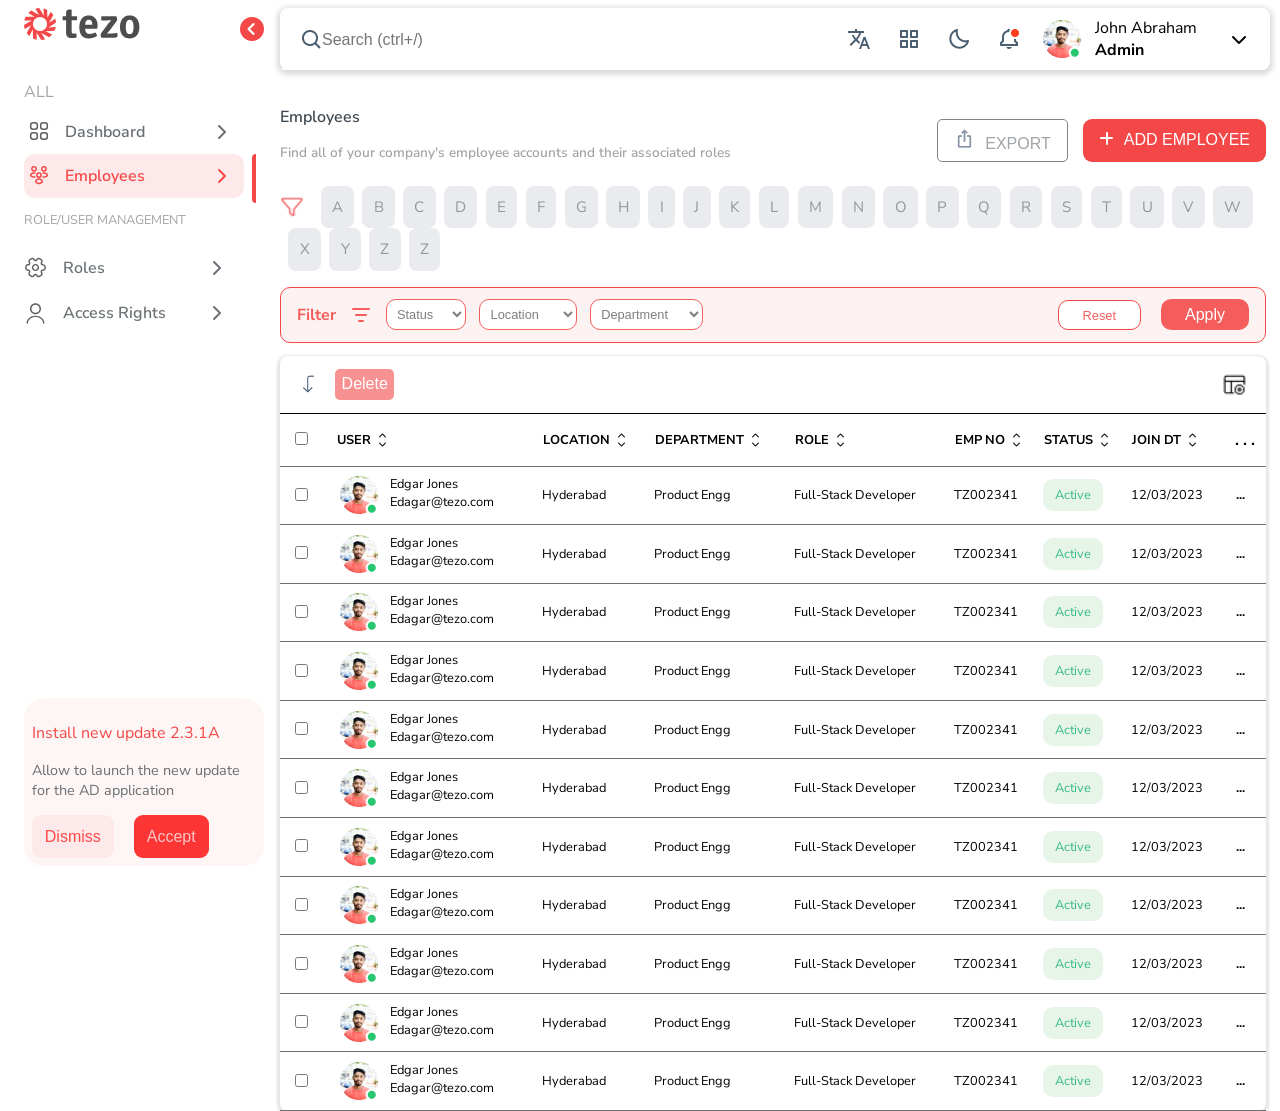
<file: pages/index.html>
<!DOCTYPE html>
<html lang="en">
  <head>
    <meta charset="UTF-8" />
    <meta name="viewport" content="width=device-width, initial-scale=1.0" />
    <link rel="stylesheet" href="../styles/index.css" />
    <title>Tezo</title>
  </head>
  <body>
    <div class="container">
      <!-- Sidebar Section Starts -->
      <aside class="sidebar">
        <!-- icon section starts -->
        <div class="logo">
          <img src="../images/tezoLogo.svg" alt="Logo image" />
        </div>
        <!-- icon section ends -->

        <!-- sidenav-content starts -->
        <div class="sidenav-content">
          <div>
            <!-- dashboard items section starts -->
            <section class="sidenav-all">
              <p>ALL</p>
              <div class="sidenav-all-dashboard">
                <div class="all-dashboard-item">
                  <div>
                    <img src="../images/dashboard.svg" alt="dashboard image" />
                    <p>Dashboard</p>
                  </div>
                </div>
              </div>

              <div class="sidenav-all-employee">
                <div class="all-employees-item">
                  <div>
                    <img
                      src="../images/employees-colored.svg"
                      alt="employees image"
                    />
                    <p>Employees</p>
                  </div>
                </div>
              </div>
            </section>
            <!-- dashboard items section ends  -->

            <!-- sidenav-role section starts -->
            <section class="sidenav-role">
              <p>ROLE/USER MANAGEMENT</p>
              <a href="../pages/roles.html">
                <div class="user-roles">
                  <img src="../images/roles-homepage.svg" alt="roles image" />
                  <p>Roles</p>
                </div>
              </a>
              <div class="user-roles">
                <img src="../images/access-rights.svg" alt="user roles image" />
                <p>Access Rights</p>
              </div>
            </section>
            <!-- sidenav-role section ends-->
          </div>

          <!-- Update section starts -->
          <section class="sidenav-update">
            <p>Install new update 2.3.1A</p>
            <p class="update-description">
              Allow to launch the new update for the AD application
            </p>
            <div>
              <button>Dismiss</button>
              <button>Accept</button>
            </div>
          </section>
          <!-- Update section ends -->
        </div>
        <!-- sidenav-content ends -->
      </aside>
      <!-- Sidebar section ends -->

      <!-- Main section starts -->
      <main>
        <!-- header Section starts -->
        <header>
          <div class="header-search-bar">
            <input type="text" placeholder="Search (ctrl+/)" />
          </div>
          <div class="header-icons">
            <img src="../images/language.png" alt="language image" />
            <img src="../images/mode.png" alt="view image" />
            <img src="../images/theme.png" alt="theme image" />
            <img src="../images/notification.png" alt="notofications image" />
            <img src="../images/admin.png" alt="admin image" />
            <div class="user-info">
              <p>John Abraham</p>
              <p class="role">Admin</p>
            </div>
          </div>
        </header>
        <!-- header Section ends -->

        <!-- Main content section starts -->
        <div class="main-content">
          <!-- Add employee section starts -->
          <section class="add-employee">
            <div>
              <h2>Employees</h2>
              <p>
                Find all of your company's employee accounts and their
                associated roles
              </p>
            </div>
            <div>
              <button class="export-btn">EXPORT</button>
              <button class="add-btn">ADD EMPLOYEE</button>
            </div>
          </section>
          <!-- Add employee section ends -->

          <!-- options section starts -->
          <section class="options">
            <img src="../images/filter.png" alt="filter icon" />
            <span tabindex="0">A</span>
            <span tabindex="0">B</span>
            <span tabindex="0">C</span>
            <span tabindex="0">D</span>
            <span tabindex="0">E</span>
            <span tabindex="0">F</span>
            <span tabindex="0">G</span>
            <span tabindex="0">H</span>
            <span tabindex="0">I</span>
            <span tabindex="0">J</span>
            <span tabindex="0">K</span>
            <span tabindex="0">L</span>
            <span tabindex="0">M</span>
            <span tabindex="0">N</span>
            <span tabindex="0">O</span>
            <span tabindex="0">P</span>
            <span tabindex="0">Q</span>
            <span tabindex="0">R</span>
            <span tabindex="0">S</span>
            <span tabindex="0">T</span>
            <span tabindex="0">U</span>
            <span tabindex="0">V</span>
            <span tabindex="0">W</span>
            <span tabindex="0">X</span>
            <span tabindex="0">Y</span>
            <span tabindex="0">Z</span>
            <span tabindex="0">Z</span>
          </section>
          <!-- options section ends -->

          <!-- filter section starts -->
          <section class="filter">
            <div class="filter-options">
              <p>Filter</p>
              <img src="../images/sort-descending.png" alt="sorting icon" />

              <select name="status">
                <option value="Active">Status</option>
                <option value="Active">Active</option>
                <option value="InActive">InActive</option>
              </select>

              <select name="Location">
                <option value="Active">Location</option>
                <option value="Active">Hyderabad</option>
                <option value="InActive">Seatle</option>
              </select>

              <select name="Department">
                <option value="InActive">Department</option>
                <option value="Active">Product Engg</option>
                <option value="InActive">UIUX</option>
              </select>
            </div>
            <div>
              <button class="reset-btn">Reset</button>
              <button class="apply-btn">Apply</button>
            </div>
          </section>
          <!-- filter section ends -->

          <!-- user-data section starts -->
          <section class="user-data">
            <div class="delete">
              <div>
                <img
                  src="../images/arrow-left-down.png"
                  alt="arrow-left-down"
                />
                <button>Delete</button>
              </div>
              <img src="../images/table-icon.png" alt="table icon" />
            </div>

            <div style="overflow-x: scroll">
              <table>
                <tr>
                  <td><input type="checkbox" /></td>
                  <th>
                    <div class="heading-wrapper">
                      <p>USER</p>
                      <div class="icon"></div>
                    </div>
                  </th>
                  <th>
                    <div class="heading-wrapper">
                      <p>LOCATION</p>
                      <div class="icon"></div>
                    </div>
                  </th>
                  <th>
                    <div class="heading-wrapper">
                      <p>DEPARTMENT</p>
                      <div class="icon"></div>
                    </div>
                  </th>
                  <th>
                    <div class="heading-wrapper">
                      <p>ROLE</p>
                      <div class="icon"></div>
                    </div>
                  </th>
                  <th>
                    <div class="heading-wrapper">
                      <p>EMP NO</p>
                      <div class="icon"></div>
                    </div>
                  </th>
                  <th>
                    <div class="heading-wrapper">
                      <p>STATUS</p>
                      <div class="icon"></div>
                    </div>
                  </th>
                  <th>
                    <div class="heading-wrapper">
                      <p>JOIN DT</p>
                      <div class="icon"></div>
                    </div>
                  </th>
                  <th>. . .</th>
                </tr>
                <tr>
                  <td><input type="checkbox" /></td>
                  <td>
                    <div class="user">
                      <img src="../images/admin.png" alt="user" />
                      <div class="user-details">
                        <p class="name">Edgar Jones</p>
                        <p class="mail">Edagar@tezo.com</p>
                      </div>
                    </div>
                  </td>
                  <td>Hyderabad</td>
                  <td>Product Engg</td>
                  <td>Full-Stack Developer</td>
                  <td>TZ002341</td>
                  <td class="apperance">
                    <p>Active</p>
                  </td>
                  <td>12/03/2023</td>
                  <td>...</td>
                </tr>
                <tr>
                  <td><input type="checkbox" /></td>
                  <td>
                    <div class="user">
                      <img src="../images/admin.png" alt="user" />
                      <div class="user-details">
                        <p class="name">Edgar Jones</p>
                        <p class="mail">Edagar@tezo.com</p>
                      </div>
                    </div>
                  </td>
                  <td>Hyderabad</td>
                  <td>Product Engg</td>
                  <td>Full-Stack Developer</td>
                  <td>TZ002341</td>
                  <td class="apperance">
                    <p>Active</p>
                  </td>
                  <td>12/03/2023</td>
                  <td>...</td>
                </tr>
                <tr>
                  <td><input type="checkbox" /></td>
                  <td>
                    <div class="user">
                      <img src="../images/admin.png" alt="user" />
                      <div class="user-details">
                        <p class="name">Edgar Jones</p>
                        <p class="mail">Edagar@tezo.com</p>
                      </div>
                    </div>
                  </td>
                  <td>Hyderabad</td>
                  <td>Product Engg</td>
                  <td>Full-Stack Developer</td>
                  <td>TZ002341</td>
                  <td class="apperance">
                    <p>Active</p>
                  </td>
                  <td>12/03/2023</td>
                  <td>...</td>
                </tr>
                <tr>
                  <td><input type="checkbox" /></td>
                  <td>
                    <div class="user">
                      <img src="../images/admin.png" alt="user" />
                      <div class="user-details">
                        <p class="name">Edgar Jones</p>
                        <p class="mail">Edagar@tezo.com</p>
                      </div>
                    </div>
                  </td>
                  <td>Hyderabad</td>
                  <td>Product Engg</td>
                  <td>Full-Stack Developer</td>
                  <td>TZ002341</td>
                  <td class="apperance">
                    <p>Active</p>
                  </td>
                  <td>12/03/2023</td>
                  <td>...</td>
                </tr>
                <tr>
                  <td><input type="checkbox" /></td>
                  <td>
                    <div class="user">
                      <img src="../images/admin.png" alt="user" />
                      <div class="user-details">
                        <p class="name">Edgar Jones</p>
                        <p class="mail">Edagar@tezo.com</p>
                      </div>
                    </div>
                  </td>
                  <td>Hyderabad</td>
                  <td>Product Engg</td>
                  <td>Full-Stack Developer</td>
                  <td>TZ002341</td>
                  <td class="apperance">
                    <p>Active</p>
                  </td>
                  <td>12/03/2023</td>
                  <td>...</td>
                </tr>
                <tr>
                  <td><input type="checkbox" /></td>
                  <td>
                    <div class="user">
                      <img src="../images/admin.png" alt="user" />
                      <div class="user-details">
                        <p class="name">Edgar Jones</p>
                        <p class="mail">Edagar@tezo.com</p>
                      </div>
                    </div>
                  </td>
                  <td>Hyderabad</td>
                  <td>Product Engg</td>
                  <td>Full-Stack Developer</td>
                  <td>TZ002341</td>
                  <td class="apperance">
                    <p>Active</p>
                  </td>
                  <td>12/03/2023</td>
                  <td>...</td>
                </tr>
                <tr>
                  <td><input type="checkbox" /></td>
                  <td>
                    <div class="user">
                      <img src="../images/admin.png" alt="user" />
                      <div class="user-details">
                        <p class="name">Edgar Jones</p>
                        <p class="mail">Edagar@tezo.com</p>
                      </div>
                    </div>
                  </td>
                  <td>Hyderabad</td>
                  <td>Product Engg</td>
                  <td>Full-Stack Developer</td>
                  <td>TZ002341</td>
                  <td class="apperance">
                    <p>Active</p>
                  </td>
                  <td>12/03/2023</td>
                  <td>...</td>
                </tr>
                <tr>
                  <td><input type="checkbox" /></td>
                  <td>
                    <div class="user">
                      <img src="../images/admin.png" alt="user" />
                      <div class="user-details">
                        <p class="name">Edgar Jones</p>
                        <p class="mail">Edagar@tezo.com</p>
                      </div>
                    </div>
                  </td>
                  <td>Hyderabad</td>
                  <td>Product Engg</td>
                  <td>Full-Stack Developer</td>
                  <td>TZ002341</td>
                  <td class="apperance">
                    <p>Active</p>
                  </td>
                  <td>12/03/2023</td>
                  <td>...</td>
                </tr>
                <tr>
                  <td><input type="checkbox" /></td>
                  <td>
                    <div class="user">
                      <img src="../images/admin.png" alt="user" />
                      <div class="user-details">
                        <p class="name">Edgar Jones</p>
                        <p class="mail">Edagar@tezo.com</p>
                      </div>
                    </div>
                  </td>
                  <td>Hyderabad</td>
                  <td>Product Engg</td>
                  <td>Full-Stack Developer</td>
                  <td>TZ002341</td>
                  <td class="apperance">
                    <p>Active</p>
                  </td>
                  <td>12/03/2023</td>
                  <td>...</td>
                </tr>
                <tr>
                  <td><input type="checkbox" /></td>
                  <td>
                    <div class="user">
                      <img src="../images/admin.png" alt="user" />
                      <div class="user-details">
                        <p class="name">Edgar Jones</p>
                        <p class="mail">Edagar@tezo.com</p>
                      </div>
                    </div>
                  </td>
                  <td>Hyderabad</td>
                  <td>Product Engg</td>
                  <td>Full-Stack Developer</td>
                  <td>TZ002341</td>
                  <td class="apperance">
                    <p>Active</p>
                  </td>
                  <td>12/03/2023</td>
                  <td>...</td>
                </tr>
                <tr>
                  <td><input type="checkbox" /></td>
                  <td>
                    <div class="user">
                      <img src="../images/admin.png" alt="user" />
                      <div class="user-details">
                        <p class="name">Edgar Jones</p>
                        <p class="mail">Edagar@tezo.com</p>
                      </div>
                    </div>
                  </td>
                  <td>Hyderabad</td>
                  <td>Product Engg</td>
                  <td>Full-Stack Developer</td>
                  <td>TZ002341</td>
                  <td class="apperance">
                    <p>Active</p>
                  </td>
                  <td>12/03/2023</td>
                  <td>...</td>
                </tr>
              </table>
            </div>
          </section>
          <!-- user-data section ends -->
        </div>
        <!-- Main content section ends -->
      </main>
    </div>
  </body>
</html>
</file>
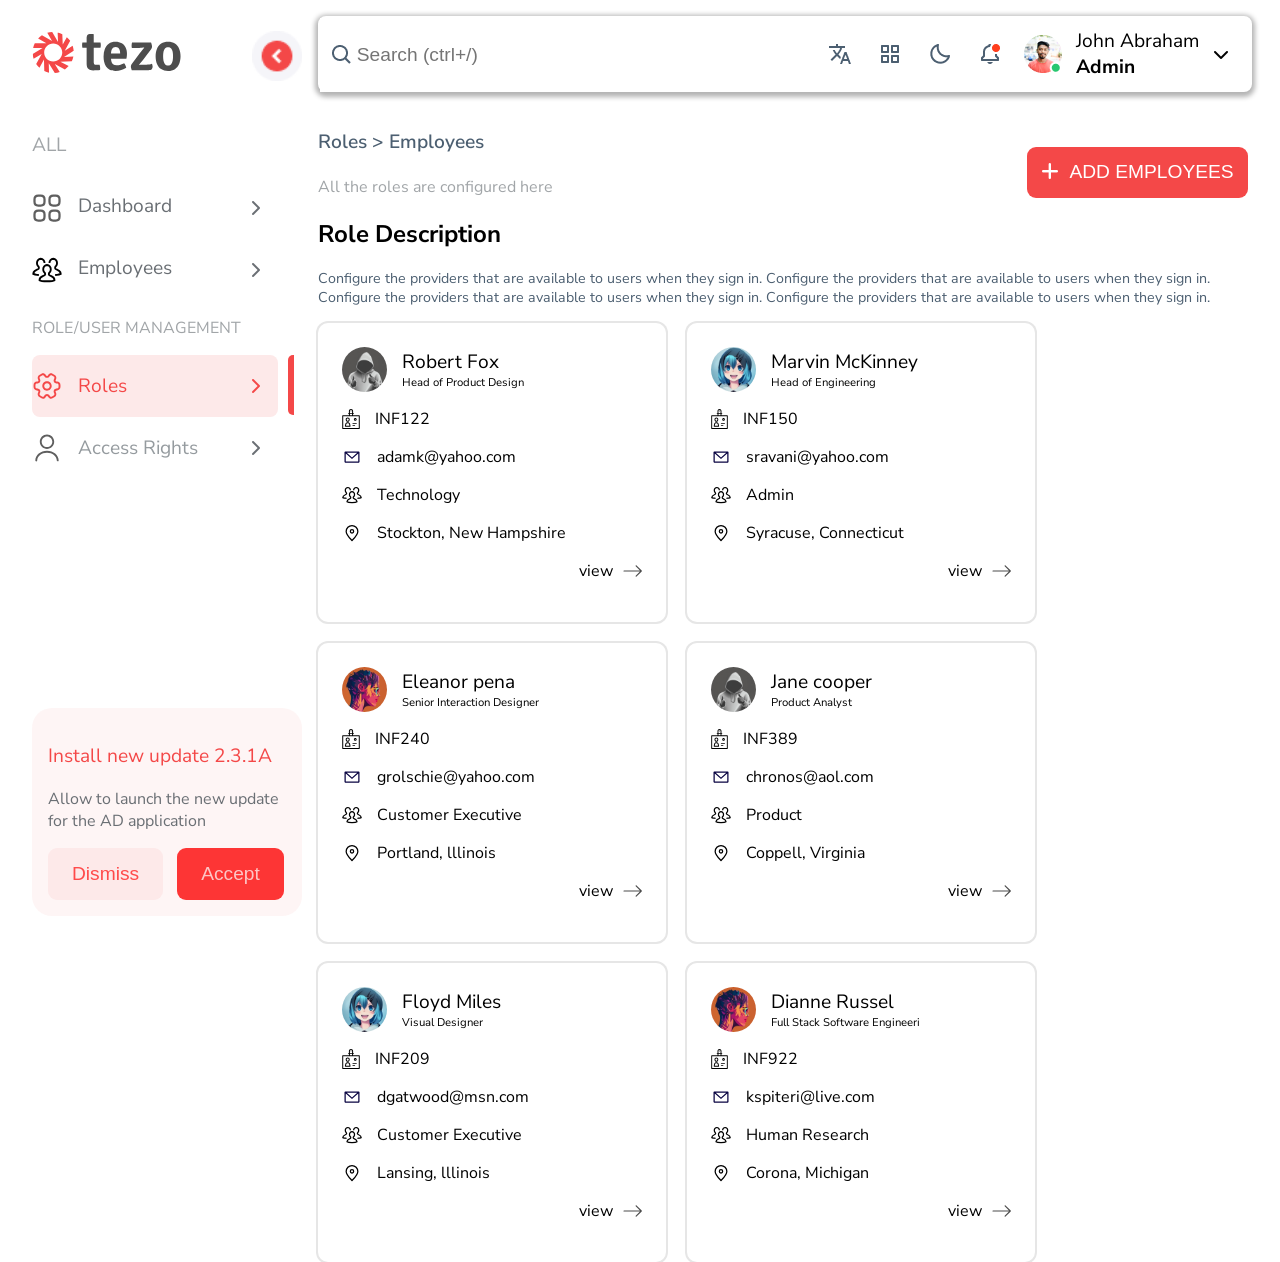
<file: html/empInf.html>
<!DOCTYPE html>
<html lang="en">
  <head>
    <meta charset="UTF-8" />
    <meta name="viewport" content="width=device-width, initial-scale=1.0" />
    <link
      rel="stylesheet"
      href="https://cdnjs.cloudflare.com/ajax/libs/font-awesome/6.5.1/css/all.min.css"
    />
    <link rel="stylesheet" href="../css/common.css">
    <link rel="stylesheet" href="../css/empInf.css" />
    <title>Tezo</title>
  </head>
  <body>
    <div class="container">
      <!-- Sidebar Section Starts -->
      <aside class="sidebar">
        <!-- icon section starts -->
        <div class="sidebar-icon">
          <img
            class="nav-img"
            src="../images/slidebar.png"
            alt="slidebar image"
          />
        </div>
        <div class="logo">
          <img src="../images/tezoLogo.svg" alt="Logo image" />
        </div>
        <!-- icon section ends -->

        <!-- nav-content starts -->
        <div class="nav-content">
          <div>
            <!-- dashboard items section starts -->
            <section class="dashboard-items">
              <p>ALL</p>
              <div class="dashboard-dropdown">
                <div class="dashboard">
                  <div>
                    <img src="../images/dashboard.svg" alt="dashboard image" />
                    <p>Dashboard</p>
                  </div>
                </div>
              </div>

              <div class="employee-dropdown">
                <input type="checkbox" id="click" />
                <label for="click" class="tmp">
                  <div class="employees">
                    <div>
                      <img src="../images/employee.svg" alt="employees image" />
                      <p>Employees</p>
                    </div>
                  </div>
                </label>
                <ul class="items">
                  <li>All</li>
                  <li>Active</li>
                  <li>In Active</li>
                </ul>
              </div>
            </section>
            <!-- dashboard items section ends  -->

            <!-- user-management section starts -->

            <section class="user-management">
              <p>ROLE/USER MANAGEMENT</p>
              <div class="roles-wrapper">
                <div class="user-roles">
                  <img src="../images/roles.svg" alt="roles image" />
                  <p>Roles</p>
                </div>
              </div>
              <div class="assign-roles">
                <img src="../images/access-rights.svg" alt="user roles image" />
                <p>Access Rights</p>
              </div>
            </section>
            <!-- user-management section ends-->
          </div>

          <!-- Update section starts -->
          <section class="update">
            <p>Install new update 2.3.1A</p>
            <p class="description">
              Allow to launch the new update for the AD application
            </p>
            <div class="btn">
              <button class="Dismiss">Dismiss</button>
              <button class="">Accept</button>
            </div>
          </section>
          <!-- Update section ends -->
        </div>
        <!-- nav-content ends -->
      </aside>
      <!-- Sidebar section ends -->

      <!-- Main section starts -->
      <main>
        <!-- header Section starts -->
        <header>
          <div class="search-bar">
            <input type="text" placeholder="Search (ctrl+/)" />
          </div>
          <div class="icons">
            <img src="../images/language.png" alt="language image" />
            <img src="../images/mode.png" alt="view image" />
            <img src="../images/theme.png" alt="theme image" />
            <img src="../images/notification.png" alt="notofications image" />
            <img src="../images/admin.png" alt="admin image" />
            <div class="info">
              <p class="name">John Abraham</p>
              <p class="role">Admin</p>
            </div>
          </div>
        </header>
        <!-- header Section ends -->

        <!-- Main content section starts -->
        <div class="main-content">
          <!-- Add Employee section starts -->
          <section class="add-employee">
            <div class="text">
              <h2>Roles > Employees</h2>
              <p>All the roles are configured here</p>
            </div>
            <button class="add">ADD EMPLOYEES</button>
          </section>
          <!-- Add Employee section ends -->

          <section class="role-description">
            <h2>Role Description</h2>
            <p>
              Configure the providers that are available to users when they sign
              in. Configure the providers that are available to users when they
              sign in. Configure the providers that are available to users when
              they sign in. Configure the providers that are available to users
              when they sign in.
            </p>
          </section>

          <section class="cards">
            <div class="card">
              <div class="image-section">
                <img
                  src="../images/profiles/image-eight.webp"
                  alt="employee icon"
                />
                <div>
                  <p>Robert Fox</p>
                  <p>Head of Product Design</p>
                </div>
              </div>
              <div class="about">
                <div>
                  <img src="../images/id.svg" alt="id icon" />
                  <p>INF122</p>
                </div>
                <div>
                  <img src="../images/mail.svg" alt="mail icon" />
                  <p>adamk@yahoo.com</p>
                </div>
                <div>
                  <img src="../images/employee.svg" alt="role icon" />
                  <p>Technology</p>
                </div>
                <div>
                  <img src="../images/location.svg" alt="location icon" />
                  <p>Stockton, New Hampshire</p>
                </div>
              </div>
              <div class="view-detail">
                <p>view</p>
                <img src="../images/right-arrow.svg" alt="view icon" />
              </div>
            </div>

            <div class="card">
              <div class="image-section">
                <img
                  src="../images/profiles/image-eleven.webp"
                  alt="employee icon"
                />
                <div>
                  <p>Marvin McKinney</p>
                  <p>Head of Engineering</p>
                </div>
              </div>
              <div class="about">
                <div>
                  <img src="../images/id.svg" alt="id icon" />
                  <p>INF150</p>
                </div>
                <div>
                  <img src="../images/mail.svg" alt="mail icon" />
                  <p>sravani@yahoo.com</p>
                </div>
                <div>
                  <img src="../images/employee.svg" alt="role icon" />
                  <p>Admin</p>
                </div>
                <div>
                  <img src="../images/location.svg" alt="location icon" />
                  <p>Syracuse, Connecticut</p>
                </div>
              </div>
              <div class="view-detail">
                <p>view</p>
                <img src="../images/right-arrow.svg" alt="view icon" />
              </div>
            </div>

            <div class="card">
              <div class="image-section">
                <img
                  src="../images/profiles/image-five.webp"
                  alt="employee icon"
                />
                <div>
                  <p>Eleanor pena</p>
                  <p>Senior Interaction Designer</p>
                </div>
              </div>
              <div class="about">
                <div>
                  <img src="../images/id.svg" alt="id icon" />
                  <p>INF240</p>
                </div>
                <div>
                  <img src="../images/mail.svg" alt="mail icon" />
                  <p>grolschie@yahoo.com</p>
                </div>
                <div>
                  <img src="../images/employee.svg" alt="role icon" />
                  <p>Customer Executive</p>
                </div>
                <div>
                  <img src="../images/location.svg" alt="location icon" />
                  <p>Portland, lllinois</p>
                </div>
              </div>
              <div class="view-detail">
                <p>view</p>
                <img src="../images/right-arrow.svg" alt="view icon" />
              </div>
            </div>
            
            <div class="card">
              <div class="image-section">
                <img
                  src="../images/profiles/image-eight.webp"
                  alt="employee icon"
                />
                <div>
                  <p>Jane cooper</p>
                  <p>Product Analyst</p>
                </div>
              </div>
              <div class="about">
                <div>
                  <img src="../images/id.svg" alt="id icon" />
                  <p>INF389</p>
                </div>
                <div>
                  <img src="../images/mail.svg" alt="mail icon" />
                  <p>chronos@aol.com</p>
                </div>
                <div>
                  <img src="../images/employee.svg" alt="role icon" />
                  <p>Product</p>
                </div>
                <div>
                  <img src="../images/location.svg" alt="location icon" />
                  <p>Coppell, Virginia</p>
                </div>
              </div>
              <div class="view-detail">
                <p>view</p>
                <img src="../images/right-arrow.svg" alt="view icon" />
              </div>
            </div>

            <div class="card">
              <div class="image-section">
                <img
                  src="../images/profiles/image-eleven.webp"
                  alt="employee icon"
                />
                <div>
                  <p>Floyd Miles</p>
                  <p>Visual Designer</p>
                </div>
              </div>
              <div class="about">
                <div>
                  <img src="../images/id.svg" alt="id icon" />
                  <p>INF209</p>
                </div>
                <div>
                  <img src="../images/mail.svg" alt="mail icon" />
                  <p>dgatwood@msn.com</p>
                </div>
                <div>
                  <img src="../images/employee.svg" alt="role icon" />
                  <p>Customer Executive</p>
                </div>
                <div>
                  <img src="../images/location.svg" alt="location icon" />
                  <p>Lansing, lllinois</p>
                </div>
              </div>
              <div class="view-detail">
                <p>view</p>
                <img src="../images/right-arrow.svg" alt="view icon" />
              </div>
            </div>

            <div class="card">
              <div class="image-section">
                <img
                  src="../images/profiles/image-five.webp"
                  alt="employee icon"
                />
                <div>
                  <p>Dianne Russel</p>
                  <p>Full Stack Software Engineeri</p>
                </div>
              </div>
              <div class="about">
                <div>
                  <img src="../images/id.svg" alt="id icon" />
                  <p>INF922</p>
                </div>
                <div>
                  <img src="../images/mail.svg" alt="mail icon" />
                  <p>kspiteri@live.com</p>
                </div>
                <div>
                  <img src="../images/employee.svg" alt="role icon" />
                  <p>Human Research</p>
                </div>
                <div>
                  <img src="../images/location.svg" alt="location icon" />
                  <p>Corona, Michigan</p>
                </div>
              </div>
              <div class="view-detail">
                <p>view</p>
                <img src="../images/right-arrow.svg" alt="view icon" />
              </div>
            </div>

          </section>
        </div>
      </main>
      <!-- Main content section ends -->
    </div>
  </body>
</html>
</file>
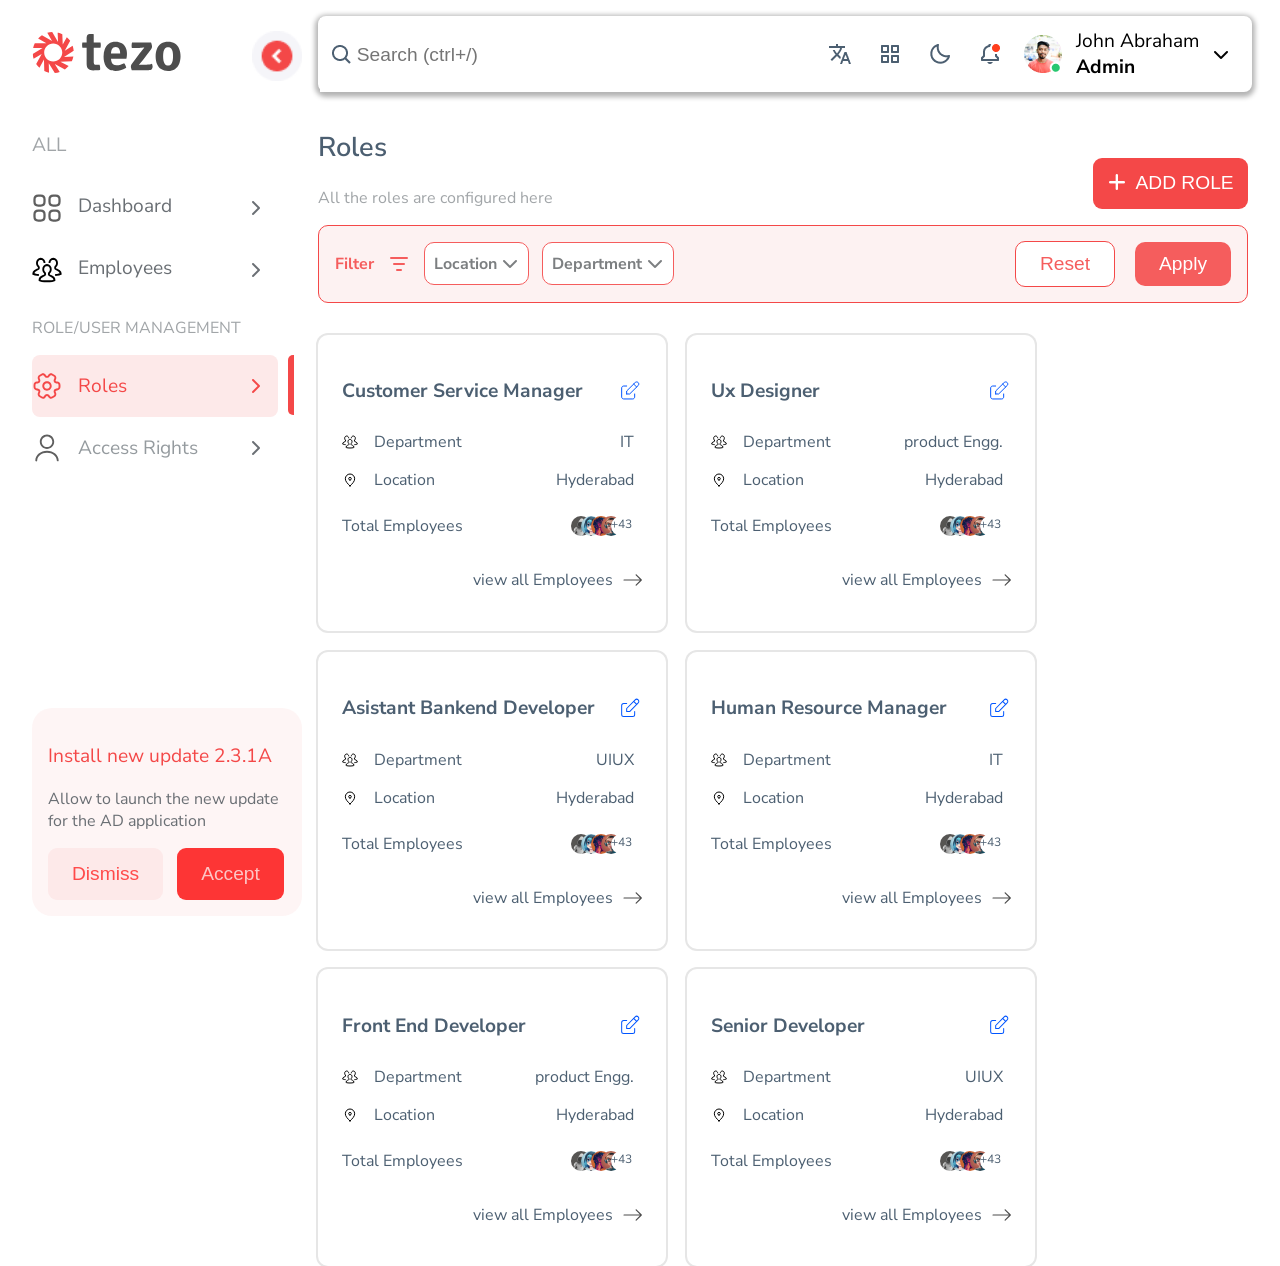
<file: html/roles.html>
<!DOCTYPE html>
<html lang="en">
  <head>
    <meta charset="UTF-8" />
    <meta name="viewport" content="width=device-width, initial-scale=1.0" />
    <link
      rel="stylesheet"
      href="https://cdnjs.cloudflare.com/ajax/libs/font-awesome/6.5.1/css/all.min.css"
    />
    <link rel="stylesheet" href="../css/common.css">
    <link rel="stylesheet" href="../css/roles.css" />
    <title>Tezo</title>
  </head>
  <body>
    <div class="container">
      <!-- Sidebar Section Starts -->
      <aside class="sidebar">
        <!-- icon section starts -->
        <div class="sidebar-icon">
          <img
            class="nav-img"
            src="../images/slidebar.png"
            alt="slidebar image"
          />
        </div>
        <div class="logo">
          <img src="../images/tezoLogo.svg" alt="Logo image" />
        </div>
        <!-- icon section ends -->

        <!-- nav-content starts -->
        <div class="nav-content">
          <div>
            <!-- dashboard items section starts -->
            <section class="dashboard-items">
              <p>ALL</p>
              <div class="dashboard-dropdown">
                <div class="dashboard">
                  <div>
                    <img src="../images/dashboard.svg" alt="dashboard image" />
                    <p>Dashboard</p>
                  </div>
                </div>
              </div>

              <div class="employee-dropdown">
                <input type="checkbox" id="click" />
                <label for="click" class="tmp">
                  <div class="employees">
                    <div>
                      <img src="../images/employee.svg" alt="employees image" />
                      <p>Employees</p>
                    </div>
                  </div>
                </label>
                <ul class="items">
                  <li>All</li>
                  <li>Active</li>
                  <li>In Active</li>
                </ul>
              </div>
            </section>
            <!-- dashboard items section ends  -->

            <!-- user-management section starts -->

            <section class="user-management">
              <p>ROLE/USER MANAGEMENT</p>
              <div class="roles-wrapper">
                <div class="user-roles">
                  <img src="../images/roles.svg" alt="roles image" />
                  <p>Roles</p>
                </div>
              </div>
              <div class="assign-roles">
                <img src="../images/access-rights.svg" alt="user roles image" />
                <p>Access Rights</p>
              </div>
            </section>
            <!-- user-management section ends-->
          </div>

          <!-- Update section starts -->
          <section class="update">
            <p>Install new update 2.3.1A</p>
            <p class="description">
              Allow to launch the new update for the AD application
            </p>
            <div class="btn">
              <button class="Dismiss">Dismiss</button>
              <button class="">Accept</button>
            </div>
          </section>
          <!-- Update section ends -->
        </div>
        <!-- nav-content ends -->
      </aside>
      <!-- Sidebar section ends -->

      <!-- Main section starts -->
      <main>
        <!-- header Section starts -->
        <header>
          <div class="search-bar">
            <input type="text" placeholder="Search (ctrl+/)" />
          </div>
          <div class="icons">
            <img src="../images/language.png" alt="language image" />
            <img src="../images/mode.png" alt="view image" />
            <img src="../images/theme.png" alt="theme image" />
            <img src="../images/notification.png" alt="notofications image" />
            <img src="../images/admin.png" alt="admin image" />
            <div class="info">
              <p class="name">John Abraham</p>
              <p class="role">Admin</p>
            </div>
          </div>
        </header>
        <!-- header Section ends -->

        <!-- Main content section starts -->
        <div class="main-content">
          <!-- Add role section starts -->
          <section class="add-employee">
            <div class="text">
              <h2>Roles</h2>
              <p>All the roles are configured here</p>
            </div>
            <button class="add">ADD ROLE</button>
          </section>
          <!-- Add role section ends -->

          <!-- filter section starts -->
          <section class="filter">
            <div class="filter-options">
              <p>Filter</p>
              <img src="../images/sort-descending.png" alt="sorting icon" />
              <div>
                <p>Location</p>
              </div>
              <div>
                <p>Department</p>
              </div>
            </div>

            <div class="btn">
              <button class="reset">Reset</button>
              <button class="apply">Apply</button>
            </div>
          </section>
          <!-- filter section ends -->

          <section class="cards">
            <div class="card">
              <div class="text-icon">
                <p>Customer Service Manager</p>
                <img src="../images/edit.svg" alt="edit icon" />
              </div>
              <div class="about">
                <div class="department">
                  <div class="department-text">
                    <img src="../images/employee.svg" alt="department icon" />
                    <p>Department</p>
                  </div>
                  <p>IT</p>
                </div>

                <div class="location">
                  <div class="location-text">
                    <img src="../images/location.svg" alt="location icon" />
                    <p>Location</p>
                  </div>
                  <p>Hyderabad</p>
                </div>

                <div class="total-employees">
                  <p>Total Employees</p>
                  <div class="img-container">
                    <img
                      src="../images/profiles/image-eight.webp"
                      alt="employee icon"
                    />
                    <img
                      src="../images/profiles/image-eleven.webp"
                      alt="employee icon"
                    />
                    <img
                      src="../images/profiles/image-five.webp"
                      alt="employee icon"
                    />
                    <img
                      src="../images/profiles/image-four.webp"
                      alt="employee icon"
                    />
                    <p>+43</p>
                  </div>
                </div>
              </div>
              <div class="employee-view">
                <a href="./empInf.html"><p>view all Employees</p></a>
                <img src="../images/right-arrow.svg" alt="arrow icon" />
              </div>
            </div>

            <div class="card">
              <div class="text-icon">
                <p>Ux Designer</p>
                <img src="../images/edit.svg" alt="edit icon" />
              </div>
              <div class="about">
                <div class="department">
                  <div class="department-text">
                    <img src="../images/employee.svg" alt="department icon" />
                    <p>Department</p>
                  </div>
                  <p>product Engg.</p>
                </div>

                <div class="location">
                  <div class="location-text">
                    <img src="../images/location.svg" alt="location icon" />
                    <p>Location</p>
                  </div>
                  <p>Hyderabad</p>
                </div>

                <div class="total-employees">
                  <p>Total Employees</p>
                  <div class="img-container">
                    <img
                      src="../images/profiles/image-eight.webp"
                      alt="employee icon"
                    />
                    <img
                      src="../images/profiles/image-eleven.webp"
                      alt="employee icon"
                    />
                    <img
                      src="../images/profiles/image-five.webp"
                      alt="employee icon"
                    />
                    <img
                      src="../images/profiles/image-four.webp"
                      alt="employee icon"
                    />
                    <p>+43</p>
                  </div>
                </div>
              </div>
              <div class="employee-view">
                <a href="./empInf.html"><p>view all Employees</p></a>
                <img src="../images/right-arrow.svg" alt="arrow icon" />
              </div>
            </div>

            <div class="card">
              <div class="text-icon">
                <p>Asistant Bankend Developer</p>
                <img src="../images/edit.svg" alt="edit icon" />
              </div>
              <div class="about">
                <div class="department">
                  <div class="department-text">
                    <img src="../images/employee.svg" alt="department icon" />
                    <p>Department</p>
                  </div>
                  <p>UIUX</p>
                </div>

                <div class="location">
                  <div class="location-text">
                    <img src="../images/location.svg" alt="location icon" />
                    <p>Location</p>
                  </div>
                  <p>Hyderabad</p>
                </div>

                <div class="total-employees">
                  <p>Total Employees</p>
                  <div class="img-container">
                    <img
                      src="../images/profiles/image-eight.webp"
                      alt="employee icon"
                    />
                    <img
                      src="../images/profiles/image-eleven.webp"
                      alt="employee icon"
                    />
                    <img
                      src="../images/profiles/image-five.webp"
                      alt="employee icon"
                    />
                    <img
                      src="../images/profiles/image-four.webp"
                      alt="employee icon"
                    />
                    <p>+43</p>
                  </div>
                </div>
              </div>
              <div class="employee-view">
                <a href="./empInf.html"><p>view all Employees</p></a>
                <img src="../images/right-arrow.svg" alt="arrow icon" />
              </div>
            </div>

            <div class="card">
              <div class="text-icon">
                <p>Human Resource Manager</p>
                <img src="../images/edit.svg" alt="edit icon" />
              </div>

              <div class="about">
                <div class="department">
                  <div class="department-text">
                    <img src="../images/employee.svg" alt="department icon" />
                    <p>Department</p>
                  </div>
                  <p>IT</p>
                </div>

                <div class="location">
                  <div class="location-text">
                    <img src="../images/location.svg" alt="location icon" />
                    <p>Location</p>
                  </div>
                  <p>Hyderabad</p>
                </div>

                <div class="total-employees">
                  <p>Total Employees</p>
                  <div class="img-container">
                    <img
                      src="../images/profiles/image-eight.webp"
                      alt="employee icon"
                    />
                    <img
                      src="../images/profiles/image-eleven.webp"
                      alt="employee icon"
                    />
                    <img
                      src="../images/profiles/image-five.webp"
                      alt="employee icon"
                    />
                    <img
                      src="../images/profiles/image-four.webp"
                      alt="employee icon"
                    />
                    <p>+43</p>
                  </div>
                </div>
              </div>
              <div class="employee-view">
                <a href="./empInf.html"><p>view all Employees</p></a>
                <img src="../images/right-arrow.svg" alt="arrow icon" />
              </div>
            </div>

            <div class="card">
              <div class="text-icon">
                <p>Front End Developer</p>
                <img src="../images/edit.svg" alt="edit icon" />
              </div>
              <div class="about">
                <div class="department">
                  <div class="department-text">
                    <img src="../images/employee.svg" alt="department icon" />
                    <p>Department</p>
                  </div>
                  <p>product Engg.</p>
                </div>

                <div class="location">
                  <div class="location-text">
                    <img src="../images/location.svg" alt="location icon" />
                    <p>Location</p>
                  </div>
                  <p>Hyderabad</p>
                </div>

                <div class="total-employees">
                  <p>Total Employees</p>
                  <div class="img-container">
                    <img
                      src="../images/profiles/image-eight.webp"
                      alt="employee icon"
                    />
                    <img
                      src="../images/profiles/image-eleven.webp"
                      alt="employee icon"
                    />
                    <img
                      src="../images/profiles/image-five.webp"
                      alt="employee icon"
                    />
                    <img
                      src="../images/profiles/image-four.webp"
                      alt="employee icon"
                    />
                    <p>+43</p>
                  </div>
                </div>
              </div>
              <div class="employee-view">
                <a href="./empInf.html"><p>view all Employees</p></a>
                <img src="../images/right-arrow.svg" alt="arrow icon" />
              </div>
            </div>

            <div class="card">
              <div class="text-icon">
                <p>Senior Developer</p>
                <img src="../images/edit.svg" alt="edit icon" />
              </div>
              <div class="about">
                <div class="department">
                  <div class="department-text">
                    <img src="../images/employee.svg" alt="department icon" />
                    <p>Department</p>
                  </div>
                  <p>UIUX</p>
                </div>

                <div class="location">
                  <div class="location-text">
                    <img src="../images/location.svg" alt="location icon" />
                    <p>Location</p>
                  </div>
                  <p>Hyderabad</p>
                </div>

                <div class="total-employees">
                  <p>Total Employees</p>
                  <div class="img-container">
                    <img
                      src="../images/profiles/image-eight.webp"
                      alt="employee icon"
                    />
                    <img
                      src="../images/profiles/image-eleven.webp"
                      alt="employee icon"
                    />
                    <img
                      src="../images/profiles/image-five.webp"
                      alt="employee icon"
                    />
                    <img
                      src="../images/profiles/image-four.webp"
                      alt="employee icon"
                    />
                    <p>+43</p>
                  </div>
                </div>
              </div>
              <div class="employee-view">
                <a href="./empInf.html"><p>view all Employees</p></a>
                <img src="../images/right-arrow.svg" alt="arrow icon" />
              </div>
            </div>
          </section>
        </div>
      </main>
      <!-- Main content section ends -->
    </div>
  </body>
</html>
</file>
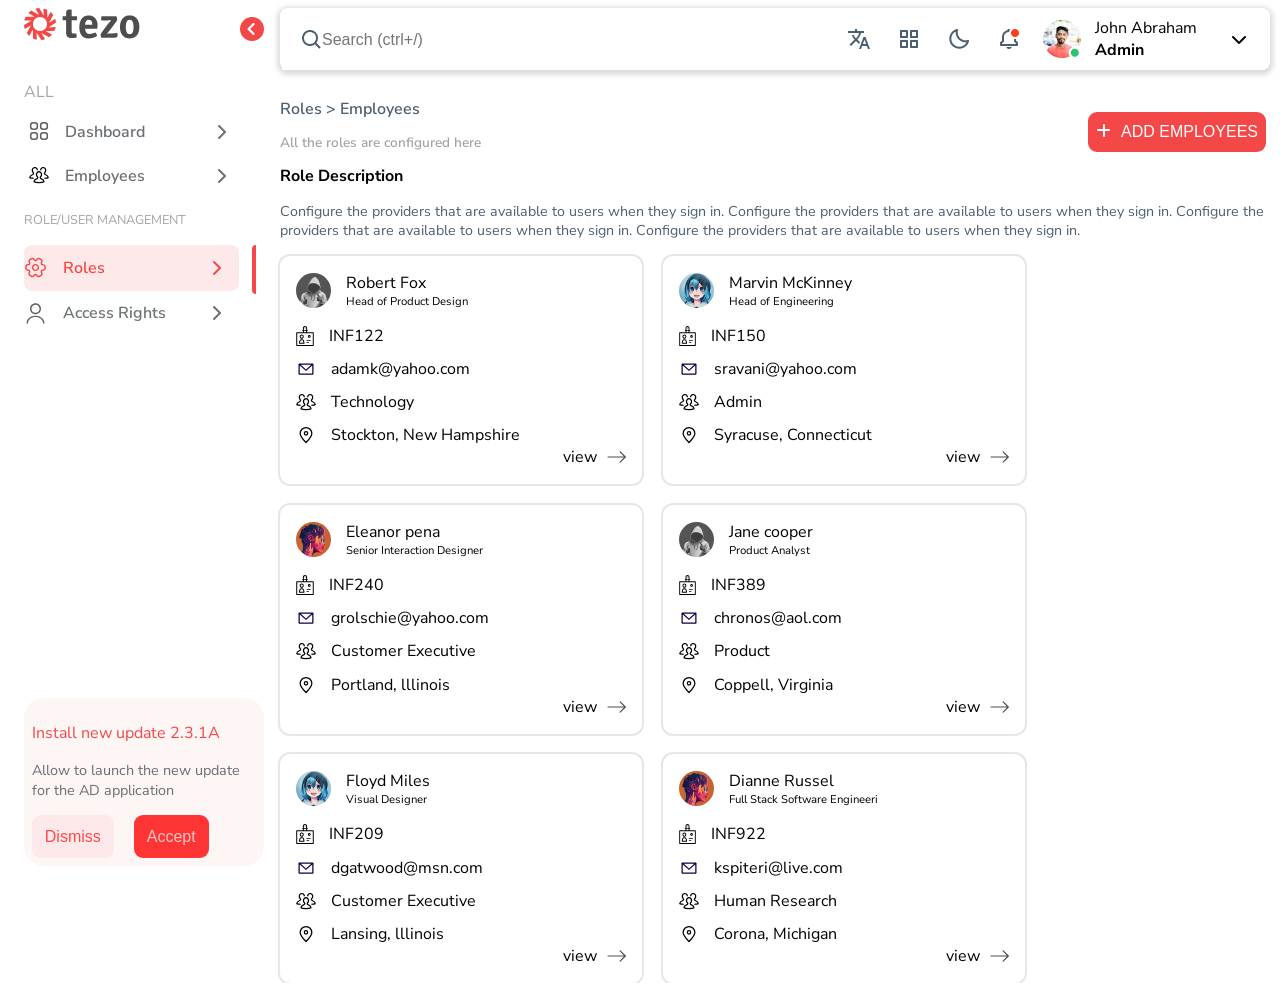
<file: pages/empInf.html>
<!DOCTYPE html>
<html lang="en">
  <head>
    <meta charset="UTF-8" />
    <meta name="viewport" content="width=device-width, initial-scale=1.0" />
    <link rel="stylesheet" href="../styles/empInf.css" />
    <title>Tezo</title>
  </head>
  <body>
    <div class="container">
      <!-- Sidebar Section Starts -->
      <aside class="sidebar">
        <!-- icon section starts -->

        <div class="logo">
          <img src="../images/tezoLogo.svg" alt="Logo image" />
        </div>

        <!-- icon section ends -->

        <!-- sidenav-content starts -->
        <div class="sidenav-content">
          <div>
            <!-- dashboard items section starts -->
            <section class="sidenav-all">
              <p>ALL</p>
              <div class="sidenav-all-dashboard">
                <div class="all-dashboard-item">
                  <div>
                    <img src="../images/dashboard.svg" alt="dashboard image" />
                    <p>Dashboard</p>
                  </div>
                </div>
              </div>

              <div class="sidenav-all-employee">
                <a href="./index.html">
                  <div class="all-employees-item">
                    <div>
                      <img src="../images/employee.svg" alt="employees image" />
                      <p>Employees</p>
                    </div>
                  </div>
                </a>
              </div>
            </section>
            <!-- dashboard items section ends  -->

            <!-- sidenav-role section starts -->

            <section class="sidenav-role">
              <p>ROLE/USER MANAGEMENT</p>
              <div class="roles-wrapper">
                <a href="./roles.html">
                  <div class="user-roles active-roles">
                    <img src="../images/roles.svg" alt="roles image" />
                    <p>Roles</p>
                  </div>
                </a>
              </div>
              <div class="user-roles">
                <img src="../images/access-rights.svg" alt="user roles image" />
                <p>Access Rights</p>
              </div>
            </section>
            <!-- sidenav-role section ends-->
          </div>

          <!-- Update section starts -->
          <section class="sidenav-update">
            <p>Install new update 2.3.1A</p>
            <p class="update-description">
              Allow to launch the new update for the AD application
            </p>
            <div>
              <button>Dismiss</button>
              <button>Accept</button>
            </div>
          </section>
          <!-- Update section ends -->
        </div>
        <!-- sidenav-content ends -->
      </aside>
      <!-- Sidebar section ends -->

      <!-- Main section starts -->
      <main>
        <!-- header Section starts -->
        <header>
          <div class="header-search-bar">
            <input type="text" placeholder="Search (ctrl+/)" />
          </div>
          <div class="header-icons">
            <img src="../images/language.png" alt="language image" />
            <img src="../images/mode.png" alt="view image" />
            <img src="../images/theme.png" alt="theme image" />
            <img src="../images/notification.png" alt="notofications image" />
            <img src="../images/admin.png" alt="admin image" />
            <div class="user-info">
              <p>John Abraham</p>
              <p class="role">Admin</p>
            </div>
          </div>
        </header>
        <!-- header Section ends -->

        <!-- Main content section starts -->
        <div class="main-content">
          <!-- Add Employee section starts -->
          <section class="add-employee">
            <div>
              <h2>Roles > Employees</h2>
              <p>All the roles are configured here</p>
            </div>
            <button class="add-btn">ADD EMPLOYEES</button>
          </section>
          <!-- Add Employee section ends -->

          <section class="role-description">
            <h2>Role Description</h2>
            <p>
              Configure the providers that are available to users when they sign
              in. Configure the providers that are available to users when they
              sign in. Configure the providers that are available to users when
              they sign in. Configure the providers that are available to users
              when they sign in.
            </p>
          </section>

          <section class="cards">
            <div class="card">
              <div class="image-section">
                <img
                  src="../images/profiles/image-eight.webp"
                  alt="employee icon"
                />
                <div>
                  <p>Robert Fox</p>
                  <p>Head of Product Design</p>
                </div>
              </div>
              <div class="about">
                <div>
                  <img src="../images/id.svg" alt="id icon" />
                  <p>INF122</p>
                </div>
                <div>
                  <img src="../images/mail.svg" alt="mail icon" />
                  <p>adamk@yahoo.com</p>
                </div>
                <div>
                  <img src="../images/employee.svg" alt="role icon" />
                  <p>Technology</p>
                </div>
                <div>
                  <img src="../images/location.svg" alt="location icon" />
                  <p>Stockton, New Hampshire</p>
                </div>
              </div>
              <div class="view-detail">
                <p>view</p>
                <img src="../images/right-arrow.svg" alt="view icon" />
              </div>
            </div>

            <div class="card">
              <div class="image-section">
                <img
                  src="../images/profiles/image-eleven.webp"
                  alt="employee icon"
                />
                <div>
                  <p>Marvin McKinney</p>
                  <p>Head of Engineering</p>
                </div>
              </div>
              <div class="about">
                <div>
                  <img src="../images/id.svg" alt="id icon" />
                  <p>INF150</p>
                </div>
                <div>
                  <img src="../images/mail.svg" alt="mail icon" />
                  <p>sravani@yahoo.com</p>
                </div>
                <div>
                  <img src="../images/employee.svg" alt="role icon" />
                  <p>Admin</p>
                </div>
                <div>
                  <img src="../images/location.svg" alt="location icon" />
                  <p>Syracuse, Connecticut</p>
                </div>
              </div>
              <div class="view-detail">
                <p>view</p>
                <img src="../images/right-arrow.svg" alt="view icon" />
              </div>
            </div>

            <div class="card">
              <div class="image-section">
                <img
                  src="../images/profiles/image-five.webp"
                  alt="employee icon"
                />
                <div>
                  <p>Eleanor pena</p>
                  <p>Senior Interaction Designer</p>
                </div>
              </div>
              <div class="about">
                <div>
                  <img src="../images/id.svg" alt="id icon" />
                  <p>INF240</p>
                </div>
                <div>
                  <img src="../images/mail.svg" alt="mail icon" />
                  <p>grolschie@yahoo.com</p>
                </div>
                <div>
                  <img src="../images/employee.svg" alt="role icon" />
                  <p>Customer Executive</p>
                </div>
                <div>
                  <img src="../images/location.svg" alt="location icon" />
                  <p>Portland, lllinois</p>
                </div>
              </div>
              <div class="view-detail">
                <p>view</p>
                <img src="../images/right-arrow.svg" alt="view icon" />
              </div>
            </div>

            <div class="card">
              <div class="image-section">
                <img
                  src="../images/profiles/image-eight.webp"
                  alt="employee icon"
                />
                <div>
                  <p>Jane cooper</p>
                  <p>Product Analyst</p>
                </div>
              </div>
              <div class="about">
                <div>
                  <img src="../images/id.svg" alt="id icon" />
                  <p>INF389</p>
                </div>
                <div>
                  <img src="../images/mail.svg" alt="mail icon" />
                  <p>chronos@aol.com</p>
                </div>
                <div>
                  <img src="../images/employee.svg" alt="role icon" />
                  <p>Product</p>
                </div>
                <div>
                  <img src="../images/location.svg" alt="location icon" />
                  <p>Coppell, Virginia</p>
                </div>
              </div>
              <div class="view-detail">
                <p>view</p>
                <img src="../images/right-arrow.svg" alt="view icon" />
              </div>
            </div>

            <div class="card">
              <div class="image-section">
                <img
                  src="../images/profiles/image-eleven.webp"
                  alt="employee icon"
                />
                <div>
                  <p>Floyd Miles</p>
                  <p>Visual Designer</p>
                </div>
              </div>
              <div class="about">
                <div>
                  <img src="../images/id.svg" alt="id icon" />
                  <p>INF209</p>
                </div>
                <div>
                  <img src="../images/mail.svg" alt="mail icon" />
                  <p>dgatwood@msn.com</p>
                </div>
                <div>
                  <img src="../images/employee.svg" alt="role icon" />
                  <p>Customer Executive</p>
                </div>
                <div>
                  <img src="../images/location.svg" alt="location icon" />
                  <p>Lansing, lllinois</p>
                </div>
              </div>
              <div class="view-detail">
                <p>view</p>
                <img src="../images/right-arrow.svg" alt="view icon" />
              </div>
            </div>

            <div class="card">
              <div class="image-section">
                <img
                  src="../images/profiles/image-five.webp"
                  alt="employee icon"
                />
                <div>
                  <p>Dianne Russel</p>
                  <p>Full Stack Software Engineeri</p>
                </div>
              </div>
              <div class="about">
                <div>
                  <img src="../images/id.svg" alt="id icon" />
                  <p>INF922</p>
                </div>
                <div>
                  <img src="../images/mail.svg" alt="mail icon" />
                  <p>kspiteri@live.com</p>
                </div>
                <div>
                  <img src="../images/employee.svg" alt="role icon" />
                  <p>Human Research</p>
                </div>
                <div>
                  <img src="../images/location.svg" alt="location icon" />
                  <p>Corona, Michigan</p>
                </div>
              </div>
              <div class="view-detail">
                <p>view</p>
                <img src="../images/right-arrow.svg" alt="view icon" />
              </div>
            </div>
          </section>
        </div>
      </main>
      <!-- Main content section ends -->
    </div>
  </body>
</html>
</file>
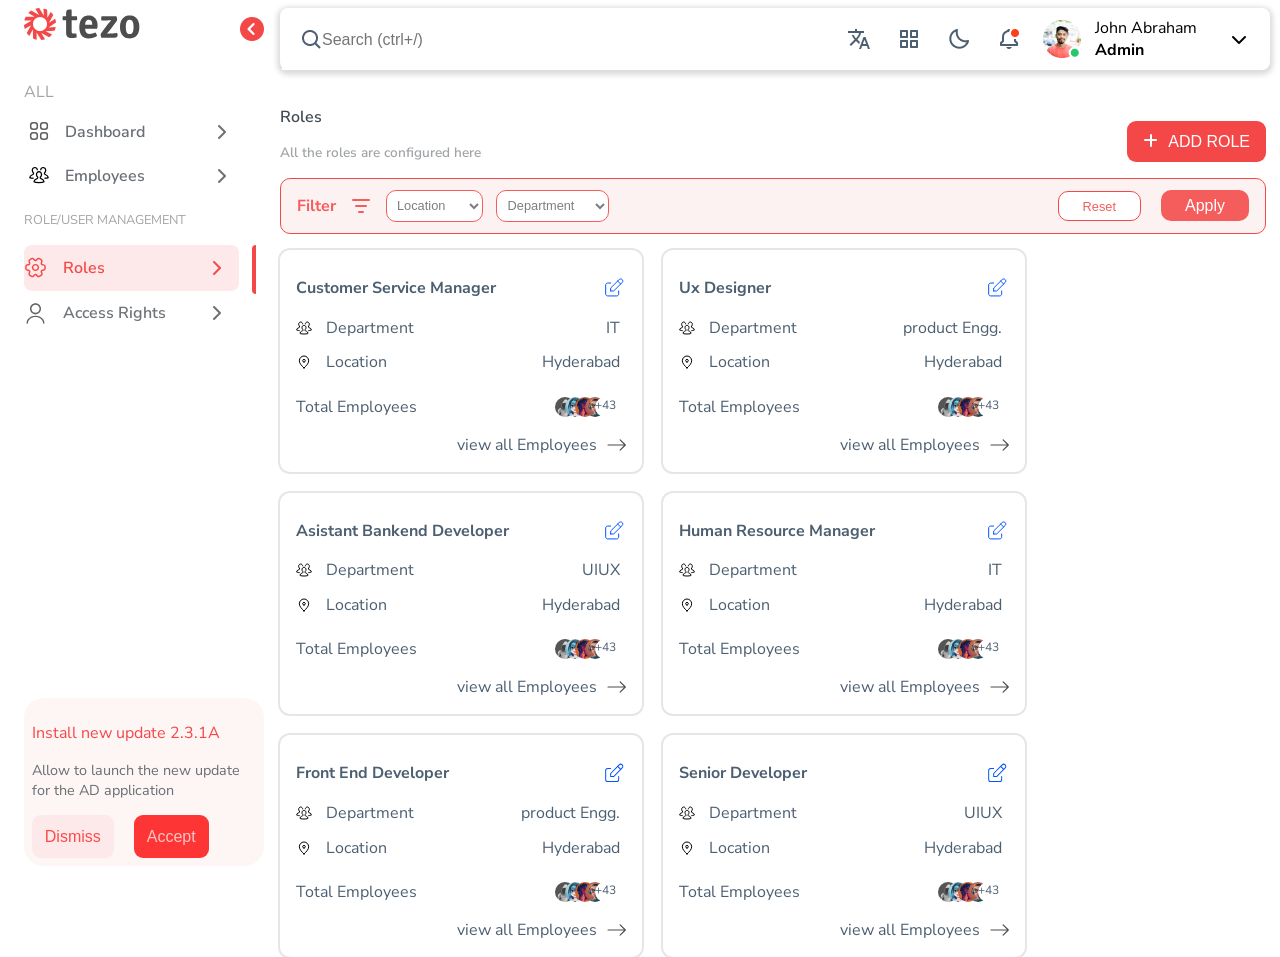
<file: pages/roles.html>
<!DOCTYPE html>
<html lang="en">
  <head>
    <meta charset="UTF-8" />
    <meta name="viewport" content="width=device-width, initial-scale=1.0" />
    <link rel="stylesheet" href="../styles/roles.css" />
    <title>Tezo</title>
  </head>
  <body>
    <div class="container">
      <!-- Sidebar Section Starts -->
      <aside class="sidebar">
        <!-- icon section starts -->

        <div class="logo">
          <img src="../images/tezoLogo.svg" alt="Logo image" />
        </div>

        <!-- icon section ends -->

        <!-- sidenav-content starts -->
        <div class="sidenav-content">
          <div>
            <!-- dashboard items section starts -->
            <section class="sidenav-all">
              <p>ALL</p>
              <div class="sidenav-all-dashboard">
                <div class="all-dashboard-item">
                  <div>
                    <img src="../images/dashboard.svg" alt="dashboard image" />
                    <p>Dashboard</p>
                  </div>
                </div>
              </div>

              <div class="sidenav-all-employee">
                <a href="./index.html">
                  <div class="all-employees-item">
                    <div>
                      <img src="../images/employee.svg" alt="employees image" />
                      <p>Employees</p>
                    </div>
                  </div>
                </a>
              </div>
            </section>
            <!-- dashboard items section ends  -->

            <!-- sidenav-role section starts -->

            <section class="sidenav-role">
              <p>ROLE/USER MANAGEMENT</p>
              <div class="roles-wrapper">
                <div class="user-roles active-roles">
                  <img src="../images/roles.svg" alt="roles image" />
                  <p>Roles</p>
                </div>
              </div>
              <div class="user-roles">
                <img src="../images/access-rights.svg" alt="user roles image" />
                <p>Access Rights</p>
              </div>
            </section>
            <!-- sidenav-role section ends-->
          </div>

          <!-- Update section starts -->
          <section class="sidenav-update">
            <p>Install new update 2.3.1A</p>
            <p class="update-description">
              Allow to launch the new update for the AD application
            </p>
            <div>
              <button>Dismiss</button>
              <button>Accept</button>
            </div>
          </section>
          <!-- Update section ends -->
        </div>
        <!-- sidenav-content ends -->
      </aside>
      <!-- Sidebar section ends -->

      <!-- Main section starts -->
      <main>
        <!-- header Section starts -->
        <header>
          <div class="header-search-bar">
            <input type="text" placeholder="Search (ctrl+/)" />
          </div>
          <div class="header-icons">
            <img src="../images/language.png" alt="language image" />
            <img src="../images/mode.png" alt="view image" />
            <img src="../images/theme.png" alt="theme image" />
            <img src="../images/notification.png" alt="notofications image" />
            <img src="../images/admin.png" alt="admin image" />
            <div class="user-info">
              <p>John Abraham</p>
              <p class="role">Admin</p>
            </div>
          </div>
        </header>
        <!-- header Section ends -->

        <!-- Main content section starts -->
        <div class="main-content">
          <!-- Add role section starts -->
          <section class="add-employee">
            <div>
              <h2>Roles</h2>
              <p>All the roles are configured here</p>
            </div>
            <button class="add-btn">ADD ROLE</button>
          </section>
          <!-- Add role section ends -->

          <!-- filter section starts -->
          <section class="filter">
            <div class="filter-options">
              <p>Filter</p>
              <img src="../images/sort-descending.png" alt="sorting icon" />
              <div>
                <select name="Location">
                  <option value="Active">Location</option>
                  <option value="Active">Hyderabad</option>
                  <option value="InActive">Seatle</option>
                </select>
              </div>

              <div>
                <select name="Department">
                  <option value="InActive">Department</option>
                  <option value="Active">Product Engg</option>
                  <option value="InActive">UIUX</option>
                </select>
              </div>
            </div>

            <div>
              <button class="reset-btn">Reset</button>
              <button class="apply-btn">Apply</button>
            </div>
          </section>
          <!-- filter section ends -->

          <section class="cards">
            <div class="card">
              <div class="text-icon">
                <p>Customer Service Manager</p>
                <img src="../images/edit.svg" alt="edit icon" />
              </div>
              <div class="about">
                <div class="department">
                  <div class="department-text">
                    <img src="../images/employee.svg" alt="department icon" />
                    <p>Department</p>
                  </div>
                  <p>IT</p>
                </div>

                <div class="location">
                  <div class="location-text">
                    <img src="../images/location.svg" alt="location icon" />
                    <p>Location</p>
                  </div>
                  <p>Hyderabad</p>
                </div>

                <div class="total-employees">
                  <p>Total Employees</p>
                  <div class="img-container">
                    <img
                      src="../images/profiles/image-eight.webp"
                      alt="employee icon"
                    />
                    <img
                      src="../images/profiles/image-eleven.webp"
                      alt="employee icon"
                    />
                    <img
                      src="../images/profiles/image-five.webp"
                      alt="employee icon"
                    />
                    <img
                      src="../images/profiles/image-four.webp"
                      alt="employee icon"
                    />
                    <p>+43</p>
                  </div>
                </div>
              </div>
              <div class="employee-view">
                <a href="./empInf.html"><p>view all Employees</p></a>
                <img src="../images/right-arrow.svg" alt="arrow icon" />
              </div>
            </div>

            <div class="card">
              <div class="text-icon">
                <p>Ux Designer</p>
                <img src="../images/edit.svg" alt="edit icon" />
              </div>
              <div class="about">
                <div class="department">
                  <div class="department-text">
                    <img src="../images/employee.svg" alt="department icon" />
                    <p>Department</p>
                  </div>
                  <p>product Engg.</p>
                </div>

                <div class="location">
                  <div class="location-text">
                    <img src="../images/location.svg" alt="location icon" />
                    <p>Location</p>
                  </div>
                  <p>Hyderabad</p>
                </div>

                <div class="total-employees">
                  <p>Total Employees</p>
                  <div class="img-container">
                    <img
                      src="../images/profiles/image-eight.webp"
                      alt="employee icon"
                    />
                    <img
                      src="../images/profiles/image-eleven.webp"
                      alt="employee icon"
                    />
                    <img
                      src="../images/profiles/image-five.webp"
                      alt="employee icon"
                    />
                    <img
                      src="../images/profiles/image-four.webp"
                      alt="employee icon"
                    />
                    <p>+43</p>
                  </div>
                </div>
              </div>
              <div class="employee-view">
                <a href="./empInf.html"><p>view all Employees</p></a>
                <img src="../images/right-arrow.svg" alt="arrow icon" />
              </div>
            </div>

            <div class="card">
              <div class="text-icon">
                <p>Asistant Bankend Developer</p>
                <img src="../images/edit.svg" alt="edit icon" />
              </div>
              <div class="about">
                <div class="department">
                  <div class="department-text">
                    <img src="../images/employee.svg" alt="department icon" />
                    <p>Department</p>
                  </div>
                  <p>UIUX</p>
                </div>

                <div class="location">
                  <div class="location-text">
                    <img src="../images/location.svg" alt="location icon" />
                    <p>Location</p>
                  </div>
                  <p>Hyderabad</p>
                </div>

                <div class="total-employees">
                  <p>Total Employees</p>
                  <div class="img-container">
                    <img
                      src="../images/profiles/image-eight.webp"
                      alt="employee icon"
                    />
                    <img
                      src="../images/profiles/image-eleven.webp"
                      alt="employee icon"
                    />
                    <img
                      src="../images/profiles/image-five.webp"
                      alt="employee icon"
                    />
                    <img
                      src="../images/profiles/image-four.webp"
                      alt="employee icon"
                    />
                    <p>+43</p>
                  </div>
                </div>
              </div>
              <div class="employee-view">
                <a href="./empInf.html"><p>view all Employees</p></a>
                <img src="../images/right-arrow.svg" alt="arrow icon" />
              </div>
            </div>

            <div class="card">
              <div class="text-icon">
                <p>Human Resource Manager</p>
                <img src="../images/edit.svg" alt="edit icon" />
              </div>

              <div class="about">
                <div class="department">
                  <div class="department-text">
                    <img src="../images/employee.svg" alt="department icon" />
                    <p>Department</p>
                  </div>
                  <p>IT</p>
                </div>

                <div class="location">
                  <div class="location-text">
                    <img src="../images/location.svg" alt="location icon" />
                    <p>Location</p>
                  </div>
                  <p>Hyderabad</p>
                </div>

                <div class="total-employees">
                  <p>Total Employees</p>
                  <div class="img-container">
                    <img
                      src="../images/profiles/image-eight.webp"
                      alt="employee icon"
                    />
                    <img
                      src="../images/profiles/image-eleven.webp"
                      alt="employee icon"
                    />
                    <img
                      src="../images/profiles/image-five.webp"
                      alt="employee icon"
                    />
                    <img
                      src="../images/profiles/image-four.webp"
                      alt="employee icon"
                    />
                    <p>+43</p>
                  </div>
                </div>
              </div>
              <div class="employee-view">
                <a href="./empInf.html"><p>view all Employees</p></a>
                <img src="../images/right-arrow.svg" alt="arrow icon" />
              </div>
            </div>

            <div class="card">
              <div class="text-icon">
                <p>Front End Developer</p>
                <img src="../images/edit.svg" alt="edit icon" />
              </div>
              <div class="about">
                <div class="department">
                  <div class="department-text">
                    <img src="../images/employee.svg" alt="department icon" />
                    <p>Department</p>
                  </div>
                  <p>product Engg.</p>
                </div>

                <div class="location">
                  <div class="location-text">
                    <img src="../images/location.svg" alt="location icon" />
                    <p>Location</p>
                  </div>
                  <p>Hyderabad</p>
                </div>

                <div class="total-employees">
                  <p>Total Employees</p>
                  <div class="img-container">
                    <img
                      src="../images/profiles/image-eight.webp"
                      alt="employee icon"
                    />
                    <img
                      src="../images/profiles/image-eleven.webp"
                      alt="employee icon"
                    />
                    <img
                      src="../images/profiles/image-five.webp"
                      alt="employee icon"
                    />
                    <img
                      src="../images/profiles/image-four.webp"
                      alt="employee icon"
                    />
                    <p>+43</p>
                  </div>
                </div>
              </div>
              <div class="employee-view">
                <a href="./empInf.html"><p>view all Employees</p></a>
                <img src="../images/right-arrow.svg" alt="arrow icon" />
              </div>
            </div>

            <div class="card">
              <div class="text-icon">
                <p>Senior Developer</p>
                <img src="../images/edit.svg" alt="edit icon" />
              </div>
              <div class="about">
                <div class="department">
                  <div class="department-text">
                    <img src="../images/employee.svg" alt="department icon" />
                    <p>Department</p>
                  </div>
                  <p>UIUX</p>
                </div>

                <div class="location">
                  <div class="location-text">
                    <img src="../images/location.svg" alt="location icon" />
                    <p>Location</p>
                  </div>
                  <p>Hyderabad</p>
                </div>

                <div class="total-employees">
                  <p>Total Employees</p>
                  <div class="img-container">
                    <img
                      src="../images/profiles/image-eight.webp"
                      alt="employee icon"
                    />
                    <img
                      src="../images/profiles/image-eleven.webp"
                      alt="employee icon"
                    />
                    <img
                      src="../images/profiles/image-five.webp"
                      alt="employee icon"
                    />
                    <img
                      src="../images/profiles/image-four.webp"
                      alt="employee icon"
                    />
                    <p>+43</p>
                  </div>
                </div>
              </div>
              <div class="employee-view">
                <a href="./empInf.html"><p>view all Employees</p></a>
                <img src="../images/right-arrow.svg" alt="arrow icon" />
              </div>
            </div>
          </section>
        </div>
      </main>
      <!-- Main content section ends -->
    </div>
  </body>
</html>
</file>
<file: styles/index.css>
@import url(../styles/common.css);
.all-employees-item {
  background-color: #fde9e9;
}
.all-employees-item div p {
  color: #f44848 !important;
}
.all-employees-item::after {
  color: #f44848 !important;
}
.sidenav-all-employee::after {
  content: " ";
  position: absolute;
  right: 0.5rem;
  top: 0;
  height: 3.06rem;
  width: 4px;
  border-radius: 5px 0 0 5px;
  background-color: #f44848;
}
.main-content {
  .options {
    display: flex;
    align-items: center;
    margin-top: 1.5rem;
    flex-wrap: wrap;
    /* justify-content: space-between; */
    img {
      height: 1.25rem;
      margin-right: 0.6rem;
    }
    span {
      background-color: #eaebee;
      padding: 0.7rem;
      margin-left: 0.53rem;
      border-radius: 0.5rem;
      font-size: 0.9375rem;
      color: #91979b;
    }
    span:focus-within {
      background-color: #f44848;
      color: #fff;
    }
  }
  .user-data {
    margin-top: 0.85rem;
    box-shadow: 0px 2px 2px 3px rgba(174, 174, 174, 0.299);
    border-radius: 0.5rem;
    .delete {
      display: flex;
      justify-content: space-between;
      align-items: center;
      padding: 0.8rem 1.2rem;
      align-items: center;
      border-bottom: 1px solid black;
      div {
        display: flex;
        gap: 1rem;
        align-items: center;
        button {
          border: none;
          outline: none;
          border-radius: 5px;
          color: #fff;
          background-color: #f89191;
          padding: 0.4rem;
          font-size: 1rem;
        }
      }
      & img:last-child {
        height: 1.5625rem;
      }
    }
    table {
      width: 100%;
      border-collapse: collapse;
      tr {
        border-bottom: 1px solid #6a6f74;
        td:first-child {
          padding: 0.7rem;
        }
        td {
          font-size: 0.8rem;
          padding: 0rem;
        }
        td:last-child {
          padding: 0.7rem;
          font-weight: 700;
        }
        &:hover {
          background-color: #fff4f4;
        }
      }

      th {
        .heading-wrapper {
          display: flex;
          align-items: center;
        }
        p {
          margin: 0;
          padding: 1rem 0.5rem 1rem 0rem;
          text-align: start;
          font-size: 0.8rem;
        }
        .icon {
          display: flex;
          flex-direction: column;
          margin: 0;
          padding: 0;
        }
        .icon::before {
          font-family: "FontAwesome";
          content: "\f077";
          font-size: 0.5rem;
        }
        .icon::after {
          font-family: "FontAwesome";
          content: "\f078";
          font-size: 0.5rem;
        }
      }
      .user {
        display: flex;
        gap: 0.5rem;
        .user-details {
          p {
            margin: 0;
          }
        }
      }
      .apperance p {
        text-align: center;
        background-color: #e7f4e8;
        padding: 7px 0px;
        border-radius: 0.625rem;
        color: #39bb8b;
        width: 3.75rem;
      }
    }
  }
}

@media screen and (max-width: 1185px) {
  .add-employee {
    p,
    h2 {
      text-align: center;
    }
    flex-direction: column;
    align-items: center !important;
    gap: 10px;
  }
}
</file>
<file: css/common.css>
@import url("https://fonts.googleapis.com/css2?family=Nunito+Sans:opsz,wght@6..12,400;6..12,500;6..12,600;6..12,700;6..12,800;6..12,900&display=swap");
body {
  font-family: "Nunito Sans", sans-serif;
  margin: 0px;
  box-sizing: border-box;
}
.container {
  padding: 1rem 2rem 0rem;
  display: flex;
  gap: 1rem;
}
.sidebar {
  max-height: 100vh;
  position: sticky;
  top: 0;
  max-width: 270px;
  .sidebar-icon {
    position: absolute;
    right: 0;
    top: 15px;
    display: flex;
    align-items: center;
    & > img:first-child {
      width: 50px;
      height: 50px;
      cursor: pointer;
    }
  }
  .logo {
    margin-top: 1rem;
    width: 150px;
    height: 41px;
    img {
      width: 100%;
      height: 100%;
    }
  }
  .nav-content {
    height: calc(100vh - 3.5rem - 41px);
    width: 100%;
    margin-top: 2.5rem;
    display: flex;
    flex-direction: column;
    justify-content: space-between;
    .dashboard-items {
      & > p:first-child {
        color: #a1a5a8;
        font-size: 1.2rem;
      }
      .employee-dropdown {
        position: relative;
      }
      .dashboard,
      .employees {
        position: relative;
        display: flex;
        justify-content: space-between;
        align-items: center;
        /* padding: 1rem; */
        padding: 1rem 1rem 1rem 0rem;
        cursor: pointer;
        width: 85%;
        /* background-color: #FDE1E1; */
        div {
          display: flex;
          gap: 1rem;
          img {
            width: auto;
            height: 30px;
          }
          p {
            text-decoration: none;
            margin: 0;
            font-size: 1.2rem;
            color: #6a6f74;
          }
        }
        .arrow {
          rotate: 270deg;
        }
        &::after {
          position: absolute;
          right: 15px;
          font-family: "FontAwesome";
          content: "\f078";
          rotate: 270deg;
          color: #6a6f74;
        }
      }
      .items {
        display: none;
        margin: 0;
        padding-left: 0.5rem;
        list-style: none;
        li {
          font-size: 1.2rem;
          padding-left: 2.5rem;
          margin: 1rem 0rem;
          color: hwb(210 42% 55%);
          position: relative;
        }
        li::before {
          position: absolute;
          left: 0px;
          top: 10px;
          font-family: "FontAwesome";
          content: "\f111";
          font-size: 0.7rem;
          color: rgba(106, 111, 116, 0.5);
        }
      }
      .tmp {
        display: block;
        width: 100%;
        height: 100%;
      }
      #click {
        display: none;
      }
      #click:checked ~ .items {
        display: block;
      }
      #click:checked ~ .tmp {
        .employees {
          background-color: #fde9e9;
          border-radius: 8px;
          p {
            color: #f44848;
          }
          &::after {
            position: absolute;
            right: 15px;
            font-family: "FontAwesome";
            content: "\f078";
            color: #f44848;
          }
        }
        &::after {
          content: " ";
          position: absolute;
          right: 0;
          top: 0;
          height: 60px;
          width: 6px;
          border-radius: 5px 0 0 5px;
          background-color: #f44848;
        }
      }
    }

    .user-management {
      margin-top: 1rem;
      a {
        text-decoration: none;
      }
      & > p:first-child {
        margin: 0;
        color: #a1a5a8;
        font-size: 1rem;
      }
      .user-roles {
        margin-top: 1rem;
      }
      .user-roles,
      .assign-roles {
        width: 85%;
        position: relative;
        display: flex;
        justify-content: flex-start;
        align-items: center;
        padding: 1rem 1rem 1rem 0rem;
        gap: 1rem;
        cursor: pointer;
        img {
          width: auto;
          height: 30px;
        }
        p {
          margin: 0;
          font-size: 1.2rem;
          color: #959b9f;
        }
        &::after {
          font-family: "FontAwesome";
          content: "\f078";
          position: absolute;
          right: 15px;
          color: #6a6f74;
          font-weight: 900;
          rotate: 270deg;
        }
      }
    }

    .update {
      position:relative;
      bottom: 0;
      background-color: rgba(253, 233, 233, 0.456);
      padding: 1rem;
      margin: 1rem 0rem 0rem;
      border-radius: 20px;
      & p:first-child {
        color: #f44848;
        font-size: 1.2rem;
      }
      .description {
        margin-top: 0.5rem;
        font-size: 1rem;
        color: #6a6f74;
      }
      .btn {
        margin-top: 0.5rem;
        button {
          padding: 15px 24px;
          border-radius: 9px;
          border: none;
          outline: none;
          font-size: 1.2rem;
          &:first-child {
            background-color: rgba(253, 233, 233, 1);
            color: #ff4a4a;
            margin-right: 10px;
          }
          &:nth-child(2) {
            background-color: #fd3535;
            color: rgba(253, 233, 233, 0.804);
          }
        }
      }
    }
  }
}
main {
  width: 100%;
}
header {
  position: sticky;
  top: 0;
  width: 100%;
  background-color: #fff;
  height: 4.5rem;
  display: flex;
  align-items: center;
  box-shadow: 0px 2px 5px 3px rgba(0, 0, 0, 0.299);
  border-radius: 8px;
  border: 2px solid #fff;
  .search-bar {
    width: 100%;
    height: 100%;
    input {
      background-image: url(../images/search.png);
      background-position: 10px 25px;
      background-repeat: no-repeat;
      padding-left: 2.3rem;
      font-size: 1.2rem;
      width: 100%;
      height: 100%;
      border: none;
      outline: none;
    }
  }
  .icons {
    display: flex;
    height: 100%;
    gap: 10px;
    margin-right: 1.3rem;
    align-items: center;
    .info {
      p {
        font-size: 1.2rem;
        margin: 0;
        min-width: 127px;
      }
      .role {
        font-weight: bold;
      }
    }
    & > * {
      cursor: pointer;
    }
  }
  .icons::after {
    font-family: "FontAwesome";
    content: "\f078";
  }
}
.main-content {
  margin-top: 1rem;
  .add-employee {
    display: flex;
    align-items: flex-end;
    justify-content: space-between;
    h2 {
      color: #4c5f71;
      font-size: 1.7rem;
      margin: 1.3rem 0rem;
      font-weight: 600;
    }
    p {
      font-size: 1rem;
      color: #a1a5a8;
      margin-bottom: 0;
    }
    button {
      padding: 0.625rem;
      font-size: 1.2rem;
      border-radius: 5px;
      border: none;
      outline: none;
    }
    .export {
      background-color: #fff;
      color: #a1a5a8;
      border: 1px solid black;
      margin-right: 15px;
    }
    .export::before {
      content: url(../images/export.png);
      padding-right: 10px;
    }
    .add {
      padding: 0.9rem;
      color: #fff;
      background-color: #f44848;
      border-radius: 9px;
    }
    .add::before {
      font-family: "FontAwesome";
      content: "\2b";
      padding-right: 10px;
    }
  }
  .filter {
    margin-top: 1rem;
    display: flex;
    justify-content: space-between;
    align-items: center;
    padding: 0.7rem 1rem;
    border: 1px solid #f44848;
    background-color: #fdf2f2;
    border-radius: 10px;
    .filter-options {
      display: flex;
      align-items: center;
      gap: 0.8rem;
      p {
        font-size: 1rem;
        color: #f55d5d;
        font-weight: 700;
      }
      div {
        border: 1px solid #f55d5d;
        padding: 0.6rem;
        text-align: center;
        border-radius: 10px;
        background-color: #fff;
        p {
          font-size: 1rem;
          margin: 0;
          color: #7c7f81;
        }
        p::after {
          font-family: "FontAwesome";
          content: "\f078";
          margin-left: 5px;
        }
      }
    }
    .btn {
      button {
        padding: 0.7rem 1.5rem;
        border-radius: 10px;
        border: none;
        margin-left: 1rem;
      }
      .reset {
        background-color: #fff;
        color: #f55d5d;
        font-size: 1.2rem;
        border: 1px solid #f44848;
      }
      .apply {
        background-color: #f55d5d;
        color: #fff;
        font-size: 1.2rem;
      }
    }
  }
}
</file>
<file: css/empInf.css>
.user-roles {
  margin-top: 1rem;
  background-color: #fde9e9;
  border-radius: 8px;
  p {
    color: #f44848 !important;
  }
}
.user-roles::after {
  color: #f44848 !important;
}
.roles-wrapper {
  position: relative;
}
.roles-wrapper::after {
  content: " ";
  position: absolute;
  right: 8px;
  top: 0;
  height: 60px;
  width: 6px;
  border-radius: 5px 0 0 5px;
  background-color: #f44848;
}
.main-content{
  .add-employee {
    h2 {
      color: #4c5f71;
      font-size: 1.2rem;
      margin: 1.3rem 0rem;
      font-weight: 600;
    }
  }
  .role-description {
    margin-top: 1rem;
    p {
      color: #4c5f71;
      font-size: 0.89rem;
    }
  }
  .cards {
    display: flex;
    flex-wrap: wrap;
    margin-top: 1rem;
    gap: 1.3rem;
    .card {
      width: 300px;
      padding: 1.5rem;
      box-shadow: 0 0 0 2px #e6e6e6;
      border-radius: 10px;
      .image-section {
        display: flex;
        align-items: center;
        gap: 15px;
        img {
          height: 45px;
          border-radius: 50%;
        }
        div {
          p {
            margin: 0;
          }
          p:first-child {
            font-size: 1.2rem;
          }
          p:nth-child(2) {
            font-size: 0.7rem;
          }
        }
      }
      .about {
        margin-top: 1rem;
        div {
          margin-top: 1rem;
          display: flex;
          align-items: center;
          gap: 15px;
          img {
            height: 20px;
          }
          p {
            margin: 0;
          }
        }
      }
      .view-detail {
        display: flex;
        justify-content: flex-end;
        gap: 10px;
      }
    }
  }
}
</file>
<file: css/roles.css>
.user-roles {
  margin-top: 1rem;
  background-color: #fde9e9;
  border-radius: 8px;
  p {
    color: #f44848 !important;
  }
}
.user-roles::after {
  color: #f44848 !important;
}
.roles-wrapper {
  position: relative;
}
.roles-wrapper::after {
  content: " ";
  position: absolute;
  right: 8px;
  top: 0;
  height: 60px;
  width: 6px;
  border-radius: 5px 0 0 5px;
  background-color: #f44848;
}

.main-content {
  .cards {
    display: flex;
    margin-top: 2rem;
    flex-wrap: wrap;
    gap: 1.3rem;
    p {
      color: #4c5f71;
    }
    .card {
      width: 300px;
      padding: 1.5rem;
      box-shadow: 0 0 0 2px #e6e6e6;
      border-radius: 10px;
      .text-icon {
        display: flex;
        justify-content: space-between;
        p {
          font-size: 1.2rem;
          font-weight: bold;
        }
      }
      .about {
        .department,
        .location {
          display: flex;
          justify-content: space-between;
          p {
            font-size: 1rem;
            margin: 0.5rem;
          }
          .department-text,
          .location-text {
            display: flex;
            gap: 8px;
            align-items: center;
          }
        }
        .total-employees {
          display: flex;
          justify-content: space-between;
          align-items: center;
          img {
            height: 20px;
            width: 20px;
            border-radius: 50%;
            position: relative;
          }
          .img-container {
            display: flex;
            position: relative;
            left: 30px;
            img:first-child {
              z-index: 1;
            }
            img:nth-child(2) {
              z-index: 2;
              right: 10px;
            }
            img:nth-child(3) {
              z-index: 3;
              right: 20px;
            }
            img:nth-child(4) {
              z-index: 4;
              right: 30px;
            }
            p {
              z-index: 5;
              font-size: 12px;
              position: relative;
              margin: 0;
              border-radius: 50%;
              background-color: #fff;
              color: #4c5f71;
              text-align: center;
              right: 40px;
            }
          }
        }
      }
      .employee-view {
        display: flex;
        justify-content: flex-end;
        gap: 10px;
        a {
          text-decoration: none;
        }
      }
    }
  }
}
</file>
<file: styles/empInf.css>
@import url(../styles/common.css);
.active-roles {
  margin-top: 1rem;
  background-color: #fde9e9;
  border-radius: .5rem;
  p {
    color: #f44848 !important;
  }
}
.active-roles::after {
  color: #f44848 !important;
}
.roles-wrapper {
  position: relative;
}
.roles-wrapper::after {
  content: " ";
  position: absolute;
  right: .5rem;
  top: 0;
  height: 3.06rem;
  width: 4px;
  border-radius: 5px 0 0 5px;
  background-color: #f44848;
}
.main-content{
  .add-employee {
    h2 {
      color: #4c5f71;
      font-size: 1rem;
      margin: .8rem 0rem;
      font-weight: 600;
    }
    button{
      padding: .7rem .5rem;
    }
  }
  .role-description {
    margin-top: .5rem;
    h2{
      font-size: 1rem;
    }
    p {
      color: #4c5f71;
      font-size: 0.89rem;
    }
  }
  .cards {
    display: flex;
    flex-wrap: wrap;
    margin-top: 1rem;
    gap: 1.3rem;
    .card {
      width: 20.625rem;
      padding: 1rem;
      box-shadow: 0 0 0 2px #e6e6e6;
      border-radius: .625rem;
      .image-section {
        display: flex;
        align-items: center;
        gap: .9375rem;
        img {
          height: 2.1875rem;
          border-radius: 50%;
        }
        div {
          p {
            margin: 0;
          }
          p:first-child {
            font-size: 1rem;
          }
          p:nth-child(2) {
            font-size: 0.7rem;
          }
        }
      }
      .about {
        margin-top: 1rem;
        div {
          margin-top: .7rem;
          display: flex;
          align-items: center;
          gap: .9375rem;
          img {
            height: 1.25rem;
          }
          p {
            margin: 0;
          }
        }
      }
      .view-detail {
        display: flex;
        justify-content: flex-end;
        gap: .625rem;
        p{
          margin: 0;
        }
      }
    }
  }
}
</file>
<file: styles/roles.css>
@import url(../styles/common.css);
.active-roles {
  margin-top: 1rem;
  background-color: #fde9e9;
  border-radius: 8px;
  p {
    color: #f44848 !important;
  }
}
.active-roles::after {
  color: #f44848 !important;
}
.roles-wrapper {
  position: relative;
}
.roles-wrapper::after {
  content: " ";
  position: absolute;
  right: .5rem;
  top: 0;
  height: 3.06rem;
  width: 4px;
  border-radius: 5px 0 0 5px;
  background-color: #f44848;
}

.main-content {
  .add-employee {
    h2 {
      font-weight: 600;
    }
    button {
      padding: 0.7rem 1rem;
    }
  }
  .cards {
    display: flex;
    margin-top: 1rem;
    flex-wrap: wrap;
    gap: 1.3rem;
    p {
      color: #4c5f71;
    }
    .card {
      width: 20.625rem;
      padding: 1rem;
      box-shadow: 0 0 0 2px #e6e6e6;
      border-radius: .625rem;
      .text-icon {
        display: flex;
        justify-content: space-between;
        p {
          font-size: 1rem;
          font-weight: bold;
          margin: .7rem 0rem;
        }
      }
      .about {
        .department,
        .location {
          display: flex;
          justify-content: space-between;
          p {
            font-size: 1rem;
            margin: 0.4rem;
          }
          .department-text,
          .location-text {
            display: flex;
            gap: .5rem;
            align-items: center;
          }
        }
        .total-employees {
          display: flex;
          justify-content: space-between;
          align-items: center;
          img {
            height: 1.25rem;
            width: 1.25rem;
            border-radius: 50%;
            position: relative;
          }
          .img-container {
            display: flex;
            position: relative;
            left: 1.875rem;
            img:first-child {
              z-index: 1;
            }
            img:nth-child(2) {
              z-index: 2;
              right: .625rem;
            }
            img:nth-child(3) {
              z-index: 3;
              right: 1.25rem;
            }
            img:nth-child(4) {
              z-index: 4;
              right: 1.875rem;
            }
            p {
              z-index: 5;
              font-size: .75rem;
              position: relative;
              margin: 0;
              border-radius: 50%;
              background-color: #fff;
              color: #4c5f71;
              text-align: center;
              right: 2.5rem;
            }
          }
        }
      }
      .employee-view {
        display: flex;
        justify-content: flex-end;
        align-items: center;
        gap: .625rem;
        a {
          text-decoration: none;
          p{
            margin: 0;
          }
        }
      }
    }
  }
}
</file>
